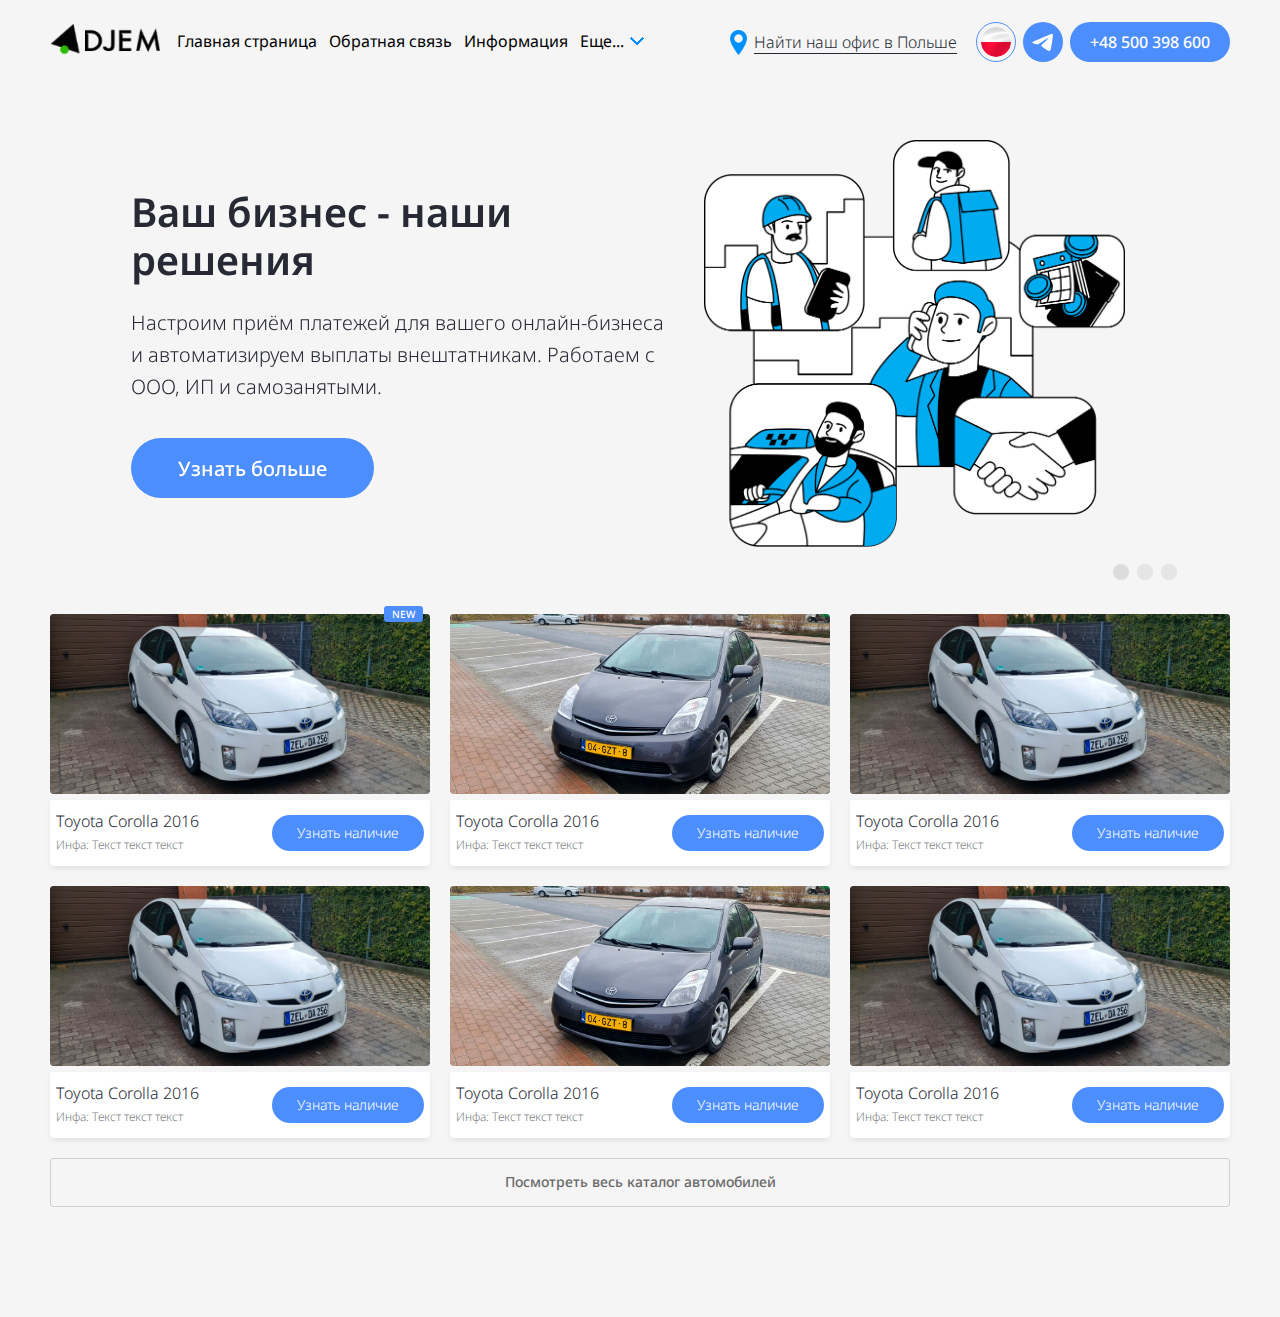
<file: index.html>
<!DOCTYPE html>
<html lang="ru">
	<head>
		<meta http-equiv="Content-Type" content="text/html; charset=utf-8">
		<!-- Switching to the latest version IE -->
		<meta http-equiv="X-UA-Compatible" content="IE=edge">

		<!-- Adapting the page for mobile devices -->
		<meta name="viewport" content="width=device-width, initial-scale=1, maximum-scale=1">

		<!-- Disable phone number recognition -->
		<meta name="format-detection" content="telephone=no">
		<meta name="SKYPE_TOOLBAR" content ="SKYPE_TOOLBAR_PARSER_COMPATIBLE">

		<!-- Page title -->
		<title>Title</title>

		<!-- Keywords for search engines -->
		<meta name="description" content="">
		<meta name="keywords" content="">

		<!-- Favicon -->
		<link rel="shortcut icon" href="images/favicon.ico">

		<!-- Fonts -->
		<link rel="preconnect" href="https://fonts.googleapis.com">
		<link rel="preconnect" href="https://fonts.gstatic.com" crossorigin>
		<link href="https://fonts.googleapis.com/css2?family=Noto+Sans:ital,wght@0,100;0,200;0,300;0,400;0,500;0,600;0,700;0,800;0,900;1,100;1,200;1,300;1,400;1,500;1,600;1,700;1,800;1,900&display=swap" rel="stylesheet">

		<!-- Styles -->
		<link rel="stylesheet" href="css/swiper-bundle.min.css">

		<link rel="stylesheet" href="css/styles.css">

		<link rel="stylesheet" href="css/response_1199.css" media="(max-width: 1199px)">
		<link rel="stylesheet" href="css/response_1024.css" media="(max-width: 1024px)">
		<link rel="stylesheet" href="css/response_767.css" media="(max-width: 767px)">
		<link rel="stylesheet" href="css/response_479.css" media="(max-width: 479px)">
	</head>

	<body>
		<div class="wrap">
			<div class="main">
				<!-- Header -->
				<header>
					<div class="cont flex">
						<div class="logo">
							<a href="/"><img src="images/logo.png" alt=""></a>
						</div>

						<div class="wrap_menu">
							<nav class="menu flex">
								<div class="item"><a href="/">Главная страница</a></div>
								<div class="item"><a href="/">Обратная связь</a></div>
								<div class="item"><a href="/">Информация</a></div>

								<div class="item item--more">
									<a href="/"><span>Еще...</span></a>

									<div class="submenu">
										<div class="item">
											<a href="/">
												Контакты
												<div>Онлайн-эквайринг для бизнеса</div>
											</a>
										</div>
											
										<div class="item">
											<a href="/">
												Обратная связь
												<div>Онлайн-эквайринг для бизнеса</div>
											</a>
										</div>
											
										<div class="item">
											<a href="/">
												Обратная связь
												<div>Онлайн-эквайринг для бизнеса</div>
											</a>
										</div>
									</div>
								</div>
							</nav>
						</div>

						<a href="/" class="link_office">
							<span>Найти наш офис в Польше</span>
						</a>

						<div class="lang_links">
							<a href="/"><img src="images/poland.png" alt=""></a>
							
							<div class="hidden_lang">
								<a href="/"><img src="images/ukraine.png" alt=""></a>
								<a href="/"><img src="images/russia.png" alt=""></a>
							</div>
						</div>

						<a href="/" class="link_tg"><img src="images/tg_logo.png" alt=""></a>

						<div class="link_btn"><a href="tel:+48500398600">+48 500 398 600</a></div>
					</div>
				</header>
				<!-- End Header -->


				<!-- Main -->
				<section class="main_slider sect-marg">
					<div class="cont">
						<!-- Slider main container -->
						<div class="swiper slider">
							<!-- Additional required wrapper -->
							<div class="swiper-wrapper">
								<!-- Slides -->
								<div class="swiper-slide slide">
									<div class="data">
										<div class="title">Ваш бизнес - наши решения</div>
										
										<div class="info">
											Настроим приём платежей для вашего онлайн-бизнеса и автоматизируем выплаты внештатникам. Работаем с ООО, ИП и самозанятыми.
										</div>

										<div class="link_btn">
											<a href="/">Узнать больше</a>
										</div>
									</div>

									<div class="img">
										<img src="images/slider_img.png" alt="">
									</div>
								</div>
								
								<div class="swiper-slide slide">
									<div class="data">
										<div class="title">Ваш бизнес - наши решения</div>
										
										<div class="info">
											Настроим приём платежей для вашего онлайн-бизнеса и автоматизируем выплаты внештатникам. Работаем с ООО, ИП и самозанятыми.
										</div>

										<div class="link_btn">
											<a href="/">Узнать больше</a>
										</div>
									</div>

									<div class="img">
										<img src="images/slider_img.png" alt="">
									</div>
								</div>
								
								<div class="swiper-slide slide">
									<div class="data">
										<div class="title">Ваш бизнес - наши решения</div>
										
										<div class="info">
											Настроим приём платежей для вашего онлайн-бизнеса и автоматизируем выплаты внештатникам. Работаем с ООО, ИП и самозанятыми.
										</div>

										<div class="link_btn">
											<a href="/">Узнать больше</a>
										</div>
									</div>

									<div class="img">
										<img src="images/slider_img.png" alt="">
									</div>
								</div>
							</div>
							<!-- If we need pagination -->
							<div class="swiper-pagination"></div>
						</div>
					</div>
				</section>
				
				<section class="catalog sect-marg">
					<div class="cont">
						<div class="grid glex">
							<div class="item">
								<div class="tag">NEW</div>

								<a href="/" class="img">
									<img data-src="images/catalog_img.jpg" class="lozad" alt="">
								</a>

								<div class="data">
									<div class="name">
										Toyota Corolla 2016
										<div>Инфа: Текст текст текст</div>
									</div>

									<div class="link_btn"><a href="/">Узнать наличие</a></div>
								</div>
							</div>
							
							<div class="item">
								<a href="/" class="img">
									<img data-src="images/catalog_img2.jpg" class="lozad" alt="">
								</a>

								<div class="data">
									<div class="name">
										Toyota Corolla 2016
										<div>Инфа: Текст текст текст</div>
									</div>

									<div class="link_btn"><a href="/">Узнать наличие</a></div>
								</div>
							</div>
							
							<div class="item">
								<a href="/" class="img">
									<img data-src="images/catalog_img3.jpg" class="lozad" alt="">
								</a>

								<div class="data">
									<div class="name">
										Toyota Corolla 2016
										<div>Инфа: Текст текст текст</div>
									</div>

									<div class="link_btn"><a href="/">Узнать наличие</a></div>
								</div>
							</div>

							<div class="item">
								<a href="/" class="img">
									<img data-src="images/catalog_img.jpg" class="lozad" alt="">
								</a>

								<div class="data">
									<div class="name">
										Toyota Corolla 2016
										<div>Инфа: Текст текст текст</div>
									</div>

									<div class="link_btn"><a href="/">Узнать наличие</a></div>
								</div>
							</div>
							
							<div class="item">
								<a href="/" class="img">
									<img data-src="images/catalog_img2.jpg" class="lozad" alt="">
								</a>

								<div class="data">
									<div class="name">
										Toyota Corolla 2016
										<div>Инфа: Текст текст текст</div>
									</div>

									<div class="link_btn"><a href="/">Узнать наличие</a></div>
								</div>
							</div>
							
							<div class="item">
								<a href="/" class="img">
									<img data-src="images/catalog_img3.jpg" class="lozad" alt="">
								</a>

								<div class="data">
									<div class="name">
										Toyota Corolla 2016
										<div>Инфа: Текст текст текст</div>
									</div>

									<div class="link_btn"><a href="/">Узнать наличие</a></div>
								</div>
							</div>
						</div>

						<a href="/" class="border_btn sect-marg">Посмотреть весь каталог автомобилей</a>
					</div>
				</section>
				<!-- End Main -->
			</div>


			<!-- Footer -->
			<footer>
				<div class="cont">

				</div>
			</footer>
			<!-- End Footer -->
		</div>

		<div class="supports_error">
			Your browser is outdated, we recommend that you update it to the latest version<br /> or use another more modern one.
		</div>

		<div class="overlay"></div>

		<div id="svg_icons"></div>


		<!-- JavaScript -->
		<script src="js/lozad.min.js"></script>
		<script src="js/swiper-bundle.min.js"></script>

		<script src="js/functions.js"></script>
		<script src="js/scripts.js"></script>
	</body>
</html>
</file>
<file: css/styles.css>
*{
    box-sizing: border-box;
    margin: 0;
    padding: 0;
}

*:before,
*:after{
    box-sizing: border-box;
}

img{
    border: none;
}

textarea{
    overflow: auto;
}

input,
textarea,
input:active,
textarea:active{
    -webkit-border-radius: 0;
            border-radius: 0;
         outline: none transparent !important;
    box-shadow: none;

    -webkit-appearance: none;
            appearance: none;
    -moz-outline: none !important;
}

input[type=submit],
button[type=submit],
input[type=reset],
button[type=reset]{
    -webkit-appearance: none;
    appearance: none;
}

:focus{
    outline: none;
}

:hover,
:active{
    -webkit-tap-highlight-color: rgba(0,0,0,0);
    -webkit-touch-callout: none;
}


::-ms-clear{
    display: none;
}



/*---------------
    Main styles
---------------*/
:root{
    --scroll_width: 17px;
    --font_family: 'Noto Sans', sans-serif;

    --btn-bg: #4d8eff;
    --btn-color: #fff;
    --btn-bg--hover: #387df6;
}


/* Работает в Firefox */
.form * {
    --scroll-bg: #b3b3b3;
    --scroll-border-color: transparent;
    scrollbar-width: thin;
    scrollbar-color: var(--scroll-bg) var(--scroll-border-color);
}

/* Работает в Chrome, Edge и Safari */
.form *::-webkit-scrollbar {
    width: 4px;
}

.form *::-webkit-scrollbar-track {
    background: var(--scroll-border-color);
}

.form *::-webkit-scrollbar-thumb {
    background-color: var(--scroll-bg);
    border-radius: 20px;
    /* border: 3px solid var(--scroll-border-color); */
    border: none;
}


.clear{
    clear: both;
}


.left{
    float: left;
}


.right{
    float: right;
}


html{
    height: 100%;

    background: #f5f5f5;

    -webkit-font-smoothing: antialiased;
    -moz-osx-font-smoothing: grayscale;
        -ms-text-size-adjust: 100%;
    -webkit-text-size-adjust: 100%;
}


body{
    color: #272a34;
    font: 18px var(--font_family);

    height: 100%;

    -webkit-tap-highlight-color: transparent;
    -webkit-touch-callout: none;
    -webkit-overflow-scrolling: touch;
    text-rendering: optimizeLegibility;
    text-decoration-skip: objects;
}

body.lock{
    overflow: hidden;
    margin-right: var(--scroll_width) !important;
}


.wrap{
    position: relative;

    display: flex;
    overflow: hidden;
    flex-direction: column;

    min-height: 100%;
}


.main{
    flex: 1 0 auto;
}


.cont{
    width: 100%;
    max-width: 1192px;
    margin: 0 auto;
    padding: 0 6px;
}


.compensate-for-scrollbar{
    margin-right: var(--scroll_width) !important;
}


.lozad{
    transition: .5s linear;

    opacity: 0;
}

.lozad.loaded{
    opacity: 1;
}


.flex{
    display: flex;

    justify-content: flex-start;
    align-items: flex-start;
    align-content: flex-start;
    flex-wrap: wrap;
}


::-webkit-input-placeholder{
    color: #272a34;
}

:-moz-placeholder{
    color: #272a34;
}

:-ms-input-placeholder{
    color: #272a34;
}


.btns{
    --margin-left: 12px;
    --margin-bottom: 20px;
    
    margin-left: calc(var(--margin-left, 0) * -1);
    margin-bottom: calc(var(--margin-bottom, 0) * -1);
    
    display: flex;
    justify-content: center;
    align-items: center;
    align-content: center;
    flex-wrap: wrap;
}

.btns > *{
    margin-top: 20px;
    
    margin-left: var(--margin-left, 0);
    margin-bottom: var(--margin-bottom, 0);
}

.btns .sep{
    font-size: 300px;
    font-size: 16px;
    line-height: 1.2;
    text-transform: uppercase;
}

.btns .link_btn > *{
    min-width: 324px;
    height: 50px;
}


.form{
    --font-size: 16px;

    --field-color: #272a34;
    --field-bg: transparent;
    --field-font-wight: 300;
    --field-shadow: none;
    --field-height: 50px;
    --field-border-width: 1px;
    --field-border-color: #d0d0d0;
    --field-border-radius: 3px;

    --label-color: #7e7f82;
}

.form-label{
    color: var(--label-color);
    font-size: 14px;
    font-weight: 300;
    line-height: normal;

    margin-bottom: 7px;
}

.form .line_flex{
    justify-content: space-between;
}

.form-line{
    margin-bottom: 8px;
}

.form .line_flex .line_form{
    width: calc(50% - 15px);
}

.form .input{
    color: var(--field-color);
    font: var(--field-font-wight) var(--font-size) var(--font_family);

    display: block;

    width: 100%;
    height: var(--field-height, 50px);
    padding: 0 16px;

    transition: .2s linear;

    border: var(--field-border-width, 1px) solid var(--field-border-color, #d0d0d0);
    background: var(--field-bg, transparent);
    box-shadow: var(--field-shadow, none);
    border-radius: var(--field-border-radius);
}

.form textarea{
    color: var(--field-color);
    font: var(--field-font-wight) var(--font-size) var(--font_family);

    display: block;

    width: 100%;
    height: 177px;
    padding: 18px 24px;

    resize: none;
    transition: .2s linear;

    border: var(--field-border-width, 1px) solid var(--field-border-color, #d0d0d0);
    border-radius: var(--field-border-radius);
    background: var(--field-bg, transparent);
    box-shadow: var(--field-shadow, none);
}

.form .success,
.form .success + .custom-select .current{
    border-color: green;
}

.form .error,
.form .error + .custom-select .current{
    border-color: red;
}


.form .input:disabled,
.form textarea:disabled,
.checkbox .label_check input[type=checkbox]:disabled + .check_text{
    cursor: default;
    pointer-events: none;

    opacity: .5;
}


.form .error_text{
    color: red;
    font-size: 12px;
    line-height: normal;

    margin-top: 6px;
}

.form .agree{
    color: #272a34;
    font-size: 12px;
    line-height: 24px;

    margin-top: 20px;
    text-align: center;
}

.form .agree a{
    color: #4d8eff;

    display: inline-block;

    transition: .2s linear;
    text-decoration: none;
    position: relative;
}

.form .agree a:after{
    content: '';
    width: 100%;
    height: 1px;
    position: absolute;
    left: 0;
    bottom: 4px;
    background: currentColor;
}

.form .agree a:hover{
    color: #111;
}

.form-message{
    margin-bottom: 9px;
    padding: 13px 16px;
    border-radius: 3px;
    background-color: rgb(77, 142, 255);
    color: #fff;
    font-size: 14px;
    line-height: 24px;
    font-weight: 300;
}

.custom-select{
    display: block;
    width: 100%;
}

.custom-select select{
    display: none !important;
}

.custom-select__box{
    color: #4d8eff;
    -webkit-tap-highlight-color: transparent;
    background-color: var(--field-bg, #fff);
    border-radius: var(--field-border-radius, 5px);
    border: solid var(--field-border-width, 1px) var(--field-border-color, #e0e7ee);
    box-sizing: border-box;
    cursor: pointer;
    display: block;
    float: left;
    font-family: var(--font_family);
    font-size: var(--font-size, 14px);
    font-weight: 500;
    height: var(--field-height, 42px);
    line-height: calc(var(--field-height, 42px) - var(--field-border-width, 2px) * 2);
    outline: none;
    padding-left: 16px;
    padding-right: 35px;
    position: relative;
    text-align: left;
    -webkit-transition: all 0.2s ease-in-out;
    transition: all 0.2s ease-in-out;
    -webkit-user-select: none;
    -moz-user-select: none;
    -ms-user-select: none;
    user-select: none;
    white-space: nowrap;
    width: 100%;
}

.custom-select__box:after{
    border-bottom: 2px solid #90a1b5;
    border-right: 2px solid #90a1b5;
    content: '';
    display: block;
    height: 5px;
    margin-top: -4px;
    pointer-events: none;
    position: absolute;
    right: 12px;
    top: 50%;
    -webkit-transform-origin: 66% 66%;
    -ms-transform-origin: 66% 66%;
    transform-origin: 66% 66%;
    -webkit-transform: rotate(45deg);
    -ms-transform: rotate(45deg);
    transform: rotate(45deg);
    -webkit-transition: all 0.15s ease-in-out;
    transition: all 0.15s ease-in-out;
    width: 5px;
}

.custom-select__box.open:after{
    -webkit-transform: rotate(-135deg);
    -ms-transform: rotate(-135deg);
    transform: rotate(-135deg);
}

.custom-select--city .custom-select__box:after,
.custom-select--city .custom-select__box.open:after{
    border: none;
    background: url('../images/ic-marker.png') 0 0 no-repeat;
    width: 17px;
    height: 25px;
    transform: none;
    transform-origin: none;
    margin-top: -12px;
    right: 14px;
}

.custom-select__box .list{
    color: #272a34;
    background-color: #fff;
    border-radius: var(--field-border-radius, 5px);
    box-shadow: 0px 3px 5px 0px rgba(0, 0, 0, 0.07);
    box-sizing: border-box;
    margin-top: 2px;
    opacity: 0;
    overflow: hidden;
    padding: 0;
    pointer-events: none;
    position: absolute;
    padding: 5px 0;
    top: 100%;
    left: -1px;
    right: -1px;
    -webkit-transform-origin: 50% 0;
    -ms-transform-origin: 50% 0;
    transform-origin: 50% 0;
    -webkit-transform: scale(0.75) translateY(-21px);
    -ms-transform: scale(0.75) translateY(-21px);
    transform: scale(0.75) translateY(-21px);
    -webkit-transition: all 0.2s cubic-bezier(0.5, 0, 0, 1.25), opacity 0.15s ease-out;
    transition: all 0.2s cubic-bezier(0.5, 0, 0, 1.25), opacity 0.15s ease-out;
    z-index: 9;
}
  

.custom-select__box.open .list{
    opacity: 1;
    pointer-events: auto;
    -webkit-transform: scale(1) translateY(0);
    -ms-transform: scale(1) translateY(0);
    transform: scale(1) translateY(0);
}

.custom-select__box.open .list.scroll{
    overflow-y: scroll;
    max-height: 400px;
}

.custom-select__box .list .option{
    cursor: pointer;
    font-weight: 500;
    line-height: 32px;
    list-style: none;
    min-height: 40px;
    outline: none;
    padding: 4px 15px;
    text-align: left;
    -webkit-transition: color 0.2s;
    transition: color 0.2s;
}

.custom-select__box .list .option span{
    border-bottom: 1px solid transparent;
    transition: border-color .2s linear;
}

.custom-select__box .list .option.selected{
    color: #4d8eff;
}

.custom-select__box .list .option.selected span{
    border-color: currentColor;
}

.custom-select__box .list .option:hover{
    color: #4d8eff;
}

.custom-select__box .list .option.disabled {
    color: #90a1b5;
    cursor: default;
}


.text_block{
    font-weight: 300;
    font-size: 16px;
    line-height: 24px;
}

.text_block b{
    font-weight: 500;
}

.text_block > :last-child{
    margin-bottom: 0 !important;
}

.text_block h1,
.text_block > .title{
    color: currentColor;
    font-family: var(--font_family);
    font-size: 30px;
    font-weight: 300;
    line-height: var(--line_height_title);

    margin-bottom: 20px;
}

.page_title{
    color: currentColor;
    font-family: var(--font_family);
    font-size: 24px;
    line-height: 32px;
    font-weight: 300;
    padding: 0 40px;
}

.text_block ul,
.text_block ol,
.text_block p{
    margin-bottom: 24px;
}

.text_block img{
    display: block;

    max-width: 100%;
    margin-bottom: 24px;
    border-radius: 3px;
}

.text_block img.left{
    width: calc(50% - 30px);
    margin-right: 30px;
}

.text_block img.right{
    width: calc(50% - 30px);
    margin-left: 30px;
}

.text_block ul li{
    position: relative;

    display: block;

    list-style-type: none;

    text-indent: 16px;
}

.text_block ul li:before{
    position: absolute;
    top: 10px;
    left: 0;

    width: 6px;
    height: 6px;

    content: '';

    border-radius: 50%;
    background: currentColor;
}

.text_block ol{
    counter-reset: li;
}

.text_block ol li{
    position: relative;

    display: block;

    list-style-type: none;
}

.text_block ol li:before{
    color: currentColor;

    display: inline;

    content: counter(li)'.';
    counter-increment: li;
    margin-right: 3px;
}

.text_block ol li + li{
    margin-top: 8px;
}

.text_block a{
    color: #4d8eff;

    transition: .2s linear;
    text-decoration: none;

    border-bottom: 1px solid;
}

.text_block a:hover{
    color: #387df6;
}


.breadcrumbs{
    color: var(--color2);
    line-height: normal;

    margin-top: 8px;
}

.breadcrumbs a{
    color: var(--color2);

    transition: .2s linear;
    text-decoration: none;
}

.breadcrumbs a:hover{
    color: var(--color3);
}

.breadcrumbs .sep{
    display: inline-block;

    margin: 0 4px;

    vertical-align: middle;
}

.breadcrumbs .sep svg{
    display: block;

    width: 8px;
    height: 8px;

    fill: var(--color2);
}


.supports_error{
    font-family: 'Noto Sans', sans-serif;
    font-size: 20px;
    line-height: 30px;

    position: fixed;
    z-index: 10000;
    top: 0;
    left: 0;

    display: none;

    width: 100%;
    height: 100%;
    padding: 20px;

    text-align: center;

    background: #fff;

    justify-content: center;
    align-items: center;
    align-content: center;
    flex-wrap: wrap;
}

.supports_error.show{
    display: flex;
}


.main_title{
    font-size: 30px;
    font-weight: 700;
    line-height: 1.2;
}

.main_title.center{
    text-align: center;
}


.page_content{
    padding-bottom: 20px;
}

.page_content.sect-marg{
    margin-top: 10px;
}


.link_btn > *{
    font-size: 16px;
    height: 46px;
    padding: 0 30px;
    display: flex;
    justify-content: center;
    align-items: center;
    align-content: center;
    border-radius: 50px;
    background: var(--btn-bg);
    color: var(--btn-color);
    transition: .2s linear;
    text-decoration: none;
    cursor: pointer;
    font-family: var(--font_family);
    border: none;
}

.link_btn > *:hover{
    background: var(--btn-bg--hover);
}

.link_btn--purple > *{
    background: #968fff;
}

.link_btn--purple > *:hover{
    background: #7f77f9;
}

.link_btn--orange > *{
    background: #ff930c;
}

.link_btn--orange > *:hover{
    background: #ff8200;
}

.link_btn--blue > *{
    background: #5865f2;
}

.link_btn--blue > *:hover{
    background: #4251f7;
}

.link_btn--outlined > *{
    background: none;
    border: 1px solid #d0d0d0;
    padding: 0 32px;
    color: #000;
}

.link_btn--outlined > *:hover{
    background: none;
    border-color: #acacac;
}


.sect-marg{
    margin-top: 20px;
}


.main-title{
    font-size: 30px;
    font-weight: 500;
    line-height: 1.2;
}

.main-title--center{
    text-align: center;
}

.subtitle{
    font-size: 16px;
    font-weight: 500;
}

* + .subtitle{
    margin-top: 7px;
}

.subtitle--center{
    text-align: center;
}


.simple-rating__items {
    display: flex;
    justify-content: center;
    align-items: flex-start;
    align-content: flex-start;
}

.simple-rating__item {
    width: 24px;
    cursor: pointer;
    padding-right: 6px;
    text-decoration: none;
}

.simple-rating__item:last-child{
    padding-right: 0;
}

.simple-rating__item input {
    display: none;
}

.simple-rating__item svg{
    display: block;
    width: 100%;
    color: #d1d1d2;
    transition: .2s linear;
}

.simple-rating__item.hover svg,
.simple-rating__item.active svg{
    color: #77a9ff;
}


.pagination{
    display: flex;
    justify-content: center;
    align-items: center;
    align-content: center;
    flex-wrap: wrap;
}

.pagination.sect-marg{
    margin-top: 30px;
}

.pagination a{
    text-decoration: none;
    transition: .2s linear;
    border: 1px solid #d0d0d0;
    border-radius: 3px;
    width: 30px;
    height: 30px;
    display: flex;
    justify-content: center;
    align-items: center;
    align-content: center;
    padding: 5px;
    font-size: 14px;
    color: #929396;
}

.pagination a + a{
    margin-left: 5px;
}

.pagination a:hover{
    border-color: #72a2f6;
    background: #72a2f6;
    color: #fff;
}

.pagination a.active{
    border-color: #4d8eff;
    background: #4d8eff;
    color: #fff;
}

/*---------------
    Slider controls
---------------*/
.swiper{
    --swiper-pagination-color: #dcdcdc;
    --swiper-pagination-bullet-size: 16px;
    --swiper-pagination-bullet-inactive-color: #e5e5e5;
    --swiper-pagination-bullet-inactive-opacity: 1;
    --swiper-pagination-bullet-opacity: 1;
    --swiper-pagination-bullet-horizontal-gap: 4px;
    --swiper-pagination-bottom: 14px;
}

.swiper-pagination{
    text-align: right;
    height: 19px;
}

.swiper-pagination-bullet{
    transition: .2s linear;
    line-height: 16px;
}

/*---------------
   Header
---------------*/
header{
    position: relative;
    z-index: 50;
}

header .cont{
    height: 84px;
    padding-top: 15px;
    padding-bottom: 15px;
    align-items: center;
    align-content: center;
    justify-content: space-between;
}

header .cont > * + *{
    margin-left: 7px;
}

header .logo{
    width: 110px;
    margin-right: 10px;
}

header .logo a{
    display: inline-block;
}

header .logo img{
    display: block;
    max-width: 100%;
}

header .logo-mob{
    width: 25px;
    display: none;
    margin-right: auto;
    justify-content: center;
    align-items: center;
    align-content: center;
}

header .logo-mob a{
    display: inline-block;
}

header .logo-mob img{
    display: block;
    max-width: 100%;
}

header .wrap_menu{
    margin-right: auto;
}

header .wrap_menu .link_btn{
    display: none;
}

header .menu{}

header .menu .item{
    font-size: 16px;
    line-height: 1.2;
    color: #000;
}

header .menu > .item + .item{
    margin-left: 12px;
}

header .menu > .item > a{
    transition: .2s linear;
    text-decoration: none;
    position: relative;
    color: #000;
}

header .menu > .item > a:hover,
header .menu > .item--more:hover > a{
    color: #4d8eff;
}


header .menu .item--more{
    position: relative;
}

header .menu .item--more > a{
    padding-right: 20px;
    transition: .2s linear color;
}

header .menu .item > a > span{
    border-bottom: 1px solid transparent;
    transition: .2s linear border-color;
}

header .menu .item:hover > a span{
    border-color: #4d8eff;
}

header .menu .item--more > a:before{
    content: '';
    width: 14px;
    height: 8px;
    position: absolute;
    right: 0;
    top: 50%;
    margin-top: -4px;
    background: url('../images/arrow-down.png') 0 0 no-repeat;
    transition: .2s linear;
}

header .menu .item--more:hover > a:before,
header .menu .item--more.opened > a:before{
    transform: rotate(-180deg);
}

header .menu .item .submenu{
    position: absolute;
    top: calc(100% + 20px);
    left: 0;
    width: 350px;
    padding: 0 16px;
    background-color: rgb(255, 255, 255);
    box-shadow: 0px 3px 5px 0px rgba(0, 0, 0, 0.07);
    border-radius: 10px;
    transition: .2s linear;
    visibility: hidden;
    opacity: 0;
}  

header .menu .item:hover .submenu{
    opacity: 1;
    visibility: visible;
}

header .menu .item .submenu:before{
    content: '';
    width: 100%;
    height: 20px;
    position: absolute;
    top: -20px;
    left: 0;
}

header .menu .item .submenu .item + .item{
    border-top: 1px solid #dfdfdf;
}

header .menu .item .submenu .item a{
    padding: 20px 12px;
    padding-right: 25px;
    display: block;
    text-decoration: none;
    font-size: 16px;
    color: #272a34;
    transition: .2s linear;
    position: relative;
}

header .menu .item .submenu .item a:hover{
    color: #4d8eff;
}

header .menu .item .submenu .item a div{
    font-size: 12px;
    font-weight: 300;
    color: #848484;
    margin-top: 2px;
}

header .menu .item .submenu .item a:after{
    content: '';
    width: 14px;
    height: 14px;
    border-top: 2px solid #b4b4b4;
    border-right: 2px solid #b4b4b4;
    position: absolute;
    right: 10px;
    top: 50%;
    margin-top: -7px;
    transform: rotate(45deg);
    transition: .2s linear;
}

header .menu .item .submenu .item a:hover:after{
    border-color: #4d8eff;
}

header .link_office{
    font-size: 16px;
    font-weight: 300;
    position: relative;
    text-decoration: none;
    padding-left: 24px;
    color: #272a34;
    transition: .2s linear;
    margin-right: 12px;
}

header .link_office:before{
    content: '';
    width: 17px;
    height: 25px;
    position: absolute;
    left: 0;
    top: 50%;
    margin-top: -12px;
    background: url('../images/ic-marker.png') 0 0 no-repeat;
}

header .link_office:hover{
    color: #4d8eff;
}

header .link_office span{
    border-bottom: 1px solid currentColor;
}

header .lang_links{
    position: relative;
}

header .lang_links a{
    width: 40px;
    height: 40px;
    padding: 4px;
    border-radius: 50%;
    display: block;
    text-decoration: none;
    position: relative;
    border: 1px solid #4d8eff;
    transition: .2s linear;
    cursor: pointer;
}

header .lang_links a img{
    display: block;
    width: 100%;
    height: 100%;
    border-radius: 50%;
    max-width: 100%;
    max-height: 100%;
}

header .lang_links .hidden_lang{
    opacity: 0;
    visibility: hidden;
    position: absolute;
    transition: .2s linear;
    top: 100%;
    padding-top: 3px;
    left: 50%;
    transform: translateX(-50%);
}

header .lang_links:hover .hidden_lang{
    opacity: 1;
    visibility: visible;
}

header .lang_links .hidden_lang a{
    border-color: transparent;
}

header .lang_links .hidden_lang a:hover{
    border-color: #4d8eff;
}

header .link_tg{
    width: 40px;
    height: 40px;
    border-radius: 50%;
    display: flex;
    justify-content: center;
    align-items: center;
    align-content: center;
    padding: 5px;
    transition: .2s linear;
    background: var(--btn-bg);
    color: var(--btn-color);
}

header .link_tg img{
    display: block;
    max-width: 100%;
    max-height: 100%;
    margin-left: -2px;
}

header .link_tg:hover{
    background: var(--btn-bg--hover);
}

header .link_btn a{
    font-size: 16px;
    height: 40px;
    padding: 0 20px;
    font-weight: 500;
}

header .link-office-menu {
    position: relative;
    text-decoration: none;
    padding: 13px 56px;
    border-radius: 3px;
    background: #f1f6ff;
    font-size: 16px;
    line-height: 24px;
    color: #272a34;
    transition: .2s linear;
    display: none;
}

header .link-office-menu:before{
    content: '';
    width: 14px;
    height: 20px;
    position: absolute;
    left: 20px;
    top: 50%;
    margin-top: -12px;
    background: url('../images/ic-marker.png') 0 0 no-repeat;
    background-size: contain;
}

header .link-office-menu:after{
    content: '';
    width: 14px;
    height: 14px;
    border-top: 2px solid #4d8eff;
    border-right: 2px solid #4d8eff;
    position: absolute;
    right: 14px;
    top: 50%;
    margin-top: -7px;
    transform: rotate(45deg);
    transition: .2s linear;
}

header .link-office-menu:hover:after{
    right: 10px;
}

header .link-office-menu__small-text {
    display: block;
    font-size: 300px;
    font-size: 14px;
    color: #848484;
}

.mob_menu_link{
    position: relative;
    z-index: 70;

    display: none;

    width: 24px;
    height: 20px;
    margin-left: 15px;
    margin-right: 15px;
    padding: 2px;

    cursor: pointer;
    transition: .2s linear;
    background: none;
    border: none;
}

header .cont .mob_menu_link{
    margin-left: 15px;
}

.mob_menu_link span{
    position: relative;

    display: block;

    width: 100%;
    height: 2px;

    transition: .2s linear;

    background: #4d8eff;
}

.mob_menu_link span + span{
    margin-top: 5px;
}

.mob_menu_link.active span:nth-child(2){
    opacity: 0;
}

.mob_menu_link.active span:nth-child(1){
    top: 7px;

    -webkit-transform: rotate(45deg);
        -ms-transform: rotate(45deg);
            transform: rotate(45deg);
}

.mob_menu_link.active span:nth-child(3){
    top: -7px;

    width: 100%;

    -webkit-transform: rotate(-45deg);
        -ms-transform: rotate(-45deg);
            transform: rotate(-45deg);

    opacity: 1;
}


/*---------------
   Main section
---------------*/
.main_slider{}

.main_slider .cont{
    max-width: 1094px;
}

.main_slider .slide{
    display: flex;
    justify-content: space-between;
    align-items: center;
    align-content: center;
    flex-wrap: wrap;
    padding: 36px 56px 47px 32px;    
}

.main_slider .slide .data{
    width: 55%;
}

.main_slider .slide .title{
    font-size: 40px;
    line-height: 1.2;
    font-weight: 600;
}

.main_slider .slide .info{
    line-height: 1.6;
    font-size: 20px;
    font-weight: 300;
    margin-top: 23px;
}

.main_slider .slide .link_btn{
    margin-top: 35px;
}

.main_slider .slide .link_btn a{
    display: inline-flex;
    padding: 0 47px;
    height: 60px;
    font-size: 20px;
    font-weight: 500;
}

.main_slider .slide .img{
    width: calc(45% - 26px);
}

.main_slider .slide .img img{
    display: block;
    max-width: 100%;
    max-height: 100%;
}


.catalog{}

.catalog .grid{
    --margin-left: 20px;
    --margin-bottom: 20px;
    --items: 3;
    
    margin-left: calc(var(--margin-left, 0) * -1);
    margin-bottom: calc(var(--margin-bottom, 0) * -1);

    display: flex;
    justify-content: flex-start;
    align-items: stretch;
    align-content: stretch;
    flex-wrap: wrap;
}

.catalog .item{
    margin-left: var(--margin-left, 0);
    margin-bottom: var(--margin-bottom, 0);
    width: calc(100% / var(--items, 1) - var(--margin-left, 0));

    position: relative;

    display: flex;
    justify-content: flex-start;
    align-items: stretch;
    align-content: stretch;
    flex-direction: column;
}

.catalog .item .tag{
    position: absolute;
    right: 7px;
    top: -8px;
    z-index: 5;
    max-width: calc(100% - 16px);
    padding: 1px 8px;
    border-radius: 3px;
    background: #4d8eff;
    font-size: 10px;
    font-weight: 500;
    color: #fff;
}

.catalog .item .img{
    display: block;
    width: 100%;
    position: relative;
    padding-bottom: 47.4%;
    overflow: hidden;
    border-radius: 3px;
    flex-shrink: 0;
}

.catalog .item .img img{
    position: absolute;
    left: 0;
    top: 0;
    width: 100%;
    height: 100%;
    min-width: 10px;
    min-height: 10px;
    object-fit: cover;
    object-position: 50% 50%;
    border-radius: 3px;
    transition: .2s linear;
}

.catalog .item .img:hover img{
    transform: scale(1.1);
}

.catalog .item .data{
    flex-grow: 1;
    margin-top: 6px;
    border-radius: 3px;
    padding: 9px 6px;
    display: flex;
    justify-content: space-between;
    align-items: center;
    align-content: center;
    flex-wrap: wrap;
    box-shadow: 0px 3px 5px 0px rgba(0, 0, 0, 0.07);
    background: #fff;
}  

.catalog .item .data .name{
    width: calc(100% - 167px);
    font-size: 16px;
    line-height: 24px;
    font-weight: 300;
}

.catalog .item .data .name div{
    font-size: 12px;
    color: #7e7f82;
}

.catalog .item .data .link_btn{
    width: 152px;
}

.catalog .item .data .link_btn a{
    padding: 0 15px;
    font-size: 14px;
    height: 36px;
    font-weight: 300;
}


.border_btn{
    text-decoration: none;
    font-size: 14px;
    line-height: 1.2;
    font-weight: 500;
    text-align: center;
    padding: 15px;
    color: #6a6a6a;
    border: 1px solid #d0d0d0;
    border-radius: 3px;
    transition: .2s linear;
    display: block;
}

.border_btn:hover{
    border-color: #acacac;
    color: #4f4f4f;
}


.block_banner{}

.block_banner .box{
    padding: 25px 44px;
    position: relative;
    padding-right: 410px;
    background-color: rgb(255, 255, 255);
    box-shadow: 0px 3px 5px 0px rgba(0, 0, 0, 0.07);
    border-radius: 10px;
    min-height: 215px;
}

.block_banner .box .data{
    max-width: 600px;
}

.block_banner .title{
    font-weight: 600;
    font-size: 28px;
    color: #272a34;
    line-height: 1.1;
}

.block_banner * + .text{
    margin-top: 15px;
}

.block_banner .text{
    line-height: 1.5;
    font-size: 16px;
    font-weight: 300;
    max-width: 475px;
}

.block_banner * + .link_btn{
    margin-top: 30px;
}

.block_banner .link_btn a{
    display: inline-flex;
    padding: 0 70px;
}

.block_banner .box .img{
    position: absolute;
    width: 365px;
    right: 30px;
    top: 17px;
}

.block_banner .img img{
    display: block;
    width: 100%;
    max-width: 100%;
}


.news{}

.news .grid{
    --margin-left: 20px;
    --margin-bottom: 20px;
    --items: 2;
    
    margin-left: calc(var(--margin-left, 0) * -1);
    margin-bottom: calc(var(--margin-bottom, 0) * -1);

    display: flex;
    justify-content: flex-start;
    align-items: stretch;
    align-content: stretch;
    flex-wrap: wrap;
}

.news-item{
    margin-left: var(--margin-left, 0);
    margin-bottom: var(--margin-bottom, 0);
    width: calc(100% / var(--items, 1) - var(--margin-left, 0));
    padding: 47px 45px;
    padding-right: 240px;
    border-radius: 10px;
    background-color: rgb(255, 255, 255);
    box-shadow: 0px 3px 5px 0px rgba(0, 0, 0, 0.07);
    position: relative;
    min-height: 308px;
}  

.news-item__data{
    position: relative;
    z-index: 5;
}

.news-item__title{
    font-size: 28px;
    color: #000;
    line-height: 1.1;
}

* + .news-item__text{
    margin-top: 20px;
}

.news-item__text{
    margin-top: 20px;
    font-size: 16px;
    font-weight: 300;
    line-height: 1.5;
    max-width: 230px;
}

* + .news-item__btn{
    margin-top: 23px;
}

.news-item__btn a{
    display: inline-flex;
}

.news-item__img{
    position: absolute;
    top: 0;
    right: 45px;
    width: 214px;
    height: 100%;
    padding: 15px 0;
    display: flex;
    justify-content: center;
    align-items: center;
    align-content: center;
    flex-direction: column;
}

.news-item__img img{
    display: block;
    max-width: 100%;
    max-height: 100%;
}


.promotions{}

.promotions .grid{
    --margin-left: 20px;
    --margin-bottom: 20px;
    --items: 4;
    
    margin-left: calc(var(--margin-left, 0) * -1);
    margin-bottom: calc(var(--margin-bottom, 0) * -1);
}

.promotion-item{
    margin-left: var(--margin-left, 0);
    margin-bottom: var(--margin-bottom, 0);
    width: calc(100% / var(--items, 1) - var(--margin-left, 0));
    
    position: relative;
    border-radius: 10px;
    background-color: rgb(255, 255, 255);
    box-shadow: 0px 3px 5px 0px rgba(0, 0, 0, 0.07);
    padding: 17px 20px 20px;
    text-align: center;
}

.promotion-item__bonus{
    position: absolute;
    right: 11px;
    top: -7px;
    max-width: calc(100% - 22px);
    border-radius: 3px;
    background-color: #ca0f0f;
    padding: 2px 6px;
    font-size: 10px;
    line-height: 1.2;
    color: #fff;
    font-weight: 500;
}

.promotion-item__logo{
    height: 68px;
    display: flex;
    justify-content: center;
    align-items: center;
    align-content: center;
}

.promotion-item__logo a{
    max-width: 100%;
    height: 100%;
    display: inline-flex;
    justify-content: center;
    align-items: center;
    align-content: center;
}

.promotion-item__logo img{
    display: block;
    max-width: 100%;
    max-height: 100%;
    transition: .2s linear;
}

.promotion-item__logo a:hover img{
    transform: translateY(-4px);
}

* + .promotion-item__title{
    margin-top: 20px;
}

.promotion-item__title{
    font-weight: 500;
    font-size: 18px;
    line-height: 1.4;
}

.promotion-item__title a{
    text-decoration: none;
    transition: .2s linear;
    border-bottom: 1px solid transparent;
    color: currentColor;
}

.promotion-item__title a:hover{
    border-color: currentColor;
}

* + .promotion-item__desc{
    margin-top: 10px;
}

.promotion-item__desc{
    font-size: 14px;
    line-height: 1.5;
    font-weight: 300;
}


.sect_form{
    margin-top: 50px;
}

.sect_form .cont{
    max-width: 772px;
}

.sect_form .form{
    margin-top: 15px;
}


.sect_map{
    margin-top: 50px;
}

.sect_map .map{
    display: block;
    width: 100%;
    height: 213px;
    position: relative;
    box-shadow: 0px 3px 5px 0px rgba(0, 0, 0, 0.07);
}


.cities .grid{
    --margin-left: 20px;
    --margin-bottom: 20px;
    --items: 4;
    
    margin-left: calc(var(--margin-left, 0) * -1);
    margin-bottom: calc(var(--margin-bottom, 0) * -1);
    
    display: flex;
    justify-content: flex-start;
    align-items: stretch;
    align-content: stretch;
    flex-wrap: wrap;
}

.cities-item{
    margin-left: var(--margin-left, 0);
    margin-bottom: var(--margin-bottom, 0);
    width: calc(100% / var(--items, 1) - var(--margin-left, 0));

    display: flex;
    justify-content: flex-start;
    align-items: center;
    align-content: center;
    font-family: var(--font_family);
    font-size: 16px;
    font-weight: 500;
    color: #4d8eff;
    padding: 8px 13px;
    text-decoration: none;
    cursor: pointer;
    border: none;
    border-radius: 3px;
    background-color: rgb(255, 255, 255);
}

.cities-item .icon{
    width: 17px;
    height: 25px;
    display: flex;
    justify-content: center;
    align-items: center;
    align-content: center;
    color: currentColor;
    transition: .2s linear;
    margin-right: 13px;
    flex-shrink: 0;
}

.cities-item .icon svg{
    display: block;
    max-width: 100%;
    max-height: 100%;
}

.cities-item:hover{
    color: #387df6;
}

.cities-item--disabled{
    color: #818181;
}

.cities-item--disabled:hover{
    color: #6a6a6a;
}


.reviews .slider {
    margin: -10px;
    padding: 10px;
}

.review {
    position: relative;
    padding: 20px 13px;
    border-radius: 10px;
    background-color: rgb(255, 255, 255);
    box-shadow: 0px 3px 5px 0px rgba(0, 0, 0, 0.07);
}

.review__tag {
    position: absolute;
    right: 12px;
    top: -7px;
    max-width: calc(100% - 24px);
    font-size: 10px;
    line-height: 1.2;
    padding: 2px 7px;
    font-size: 10px;
    color: #fff;
    font-weight: 600;
    text-transform: uppercase;
    border-radius: 3px;
    background: #86ca0f;
}

.review .photo {
    width: 64px;
    height: 64px;
    border-radius: 3px;
    position: relative;
    margin: 0 auto;
}

.review .photo img{
    position: absolute;
    left: 0;
    top: 0;
    width: 100%;
    height: 100%;
    min-width: 10px;
    min-height: 10px;
    object-fit: cover;
    object-position: 50% 50%;
    border-radius: 3px;
}

.review * + .name {
    margin-top: 10px;
}

.review .name {
    text-align: center;
    color: #86ca0f;
    font-size: 16px;
    line-height: 1.2;
    font-weight: 500;
}

.review .small_info {
    font-size: 12px;
    line-height: 1.2;
    margin-top: 5px;
    text-align: center;
    font-weight: 300;
    color: #7e7f82;
}

.review .text {
    margin-top: 12px;
    font-size: 14px;
    line-height: 18px;
    font-weight: 300;
}

.review .simple-rating{
    margin-top: 20px;
}


.accordion .item{
    border-top: 1px solid #dfdfdf;
    cursor: pointer;
}

.accordion .item:last-child{
    border-bottom: 1px solid #dfdfdf;
}

.accordion .item .title{
    padding: 20px 0;
    padding-right: 50px;
    position: relative;
    font-size: 20px;
    line-height: 1.2;
    font-weight: 500;
    transition: .2s linear;
}

.accordion .item.active .title{
    color: #4d8eff;
}

.accordion .item .title .icon{
    position: absolute;
    width: 24px;
    height: 24px;
    top: 50%;
    margin-top: -12px;
    right: 14px;
    transition: .2s linear;
}

.accordion .item .title .icon:before{
    content: '';
    width: 2px;
    height: 100%;
    background: #979797;
    position: absolute;
    left: 50%;
    top: 50%;
    transform: translate(-50%, -50%);
}

.accordion .item .title .icon:after{
    content: '';
    width: 100%;
    height: 2px;
    background: #979797;
    position: absolute;
    left: 50%;
    top: 50%;
    transform: translate(-50%, -50%);
}

.accordion .item.active .title .icon{
    transform: rotate(45deg);
}

.accordion .item .data{
    transition: height .3s ease;
    overflow  : hidden;
}

.accordion .item:not(.active) .data{
    display: none;
}

.accordion .item .text_block{
    padding-bottom: 20px;
}


.faq .btns{
    margin-top: 80px;
}


.contacts__grid {
    --margin-left: 20px;
    --margin-bottom: 20px;
    --items: 2;
    
    margin-left: calc(var(--margin-left, 0) * -1);
    margin-bottom: calc(var(--margin-bottom, 0) * -1);
}

.contacts-item {
    margin-left: var(--margin-left, 0);
    margin-bottom: var(--margin-bottom, 0);
    width: calc(100% / var(--items, 1) - var(--margin-left, 0));

    padding: 8px 8px 20px;
    border-radius: 10px;
    background-color: rgb(255, 255, 255);
    box-shadow: 0px 3px 5px 0px rgba(0, 0, 0, 0.07);
}

.contacts-item--wide{
    display: flex;
    justify-content: space-between;
    align-items: stretch;
    flex-wrap: wrap;
    width: calc(100% - var(--margin-left, 0));
    padding: 0;
    border-radius: 0;
    background: transparent;
    box-shadow: none;
}

.contacts-item--wide > *{
    width: 50%;
    width: calc(100% / var(--items, 1) - var(--margin-left, 0) / 2);
}

.contacts-item__map {
    height: 194px;
    border-radius: 3px;
    overflow: hidden;
}

.contacts-item--wide .contacts-item__map {
    height: auto;
}

.contacts-item--wide .contacts-item__data {
    padding: 8px 8px 20px;
    border-radius: 10px;
    background-color: rgb(255, 255, 255);
    box-shadow: 0px 3px 5px 0px rgba(0, 0, 0, 0.07);
}

.contacts-item .link-office-menu {
    position: relative;
    text-decoration: none;
    padding: 13px 56px;
    padding-right: 15px;
    border-radius: 3px;
    background: #f1f6ff;
    font-size: 16px;
    line-height: 24px;
    color: #4d8eff;
    font-weight: 500;
    transition: .2s linear;
    display: block;
    margin-bottom: 10px;
}

.contacts-item .link-office-menu:before{
    content: '';
    width: 14px;
    height: 20px;
    position: absolute;
    left: 20px;
    top: 50%;
    margin-top: -12px;
    background: url('../images/ic-marker.png') 0 0 no-repeat;
    background-size: contain;
}

.contacts-item .link-office-menu__small-text {
    display: block;
    font-weight: 300;
    color: #848484;
}

.contacts-item .text_block {
    padding: 0 8px;
}

.contacts-item .btns {
    --margin-left: 16px;
    justify-content: space-between;
    margin-left: 0;
    padding: 0 16px;
}

.contacts-item .btns > *{
    width: calc(50% - var(--margin-left) / 2);
    margin-left: 0;
}

.contacts-item .btns .link_btn > * {
    min-width: 1px;
    width: 100%;
    height: 40px;
    font-size: 14px;
    padding: 0 15px;
}

.contacts-item .link_btn--blue > * {
    background: #4d8eff;
}

.contacts-item .link_btn--blue > *:hover {
    background: #387df6;
}


.news-page__box {
    padding: 30px 40px;
    border-radius: 10px;
    background-color: rgb(255, 255, 255);
    box-shadow: 0px 3px 5px 0px rgba(0, 0, 0, 0.07);
}  

.news-page-item + .news-page-item {
    margin-top: 20px;
}

.news-page-item__head {
    display: flex;
    justify-content: space-between;
    align-items: center;
    align-content: center;
    flex-wrap: wrap;

    --margin-left: 30px;
    --margin-bottom: 20px;
    
    margin-left: calc(var(--margin-left, 0) * -1);
    margin-bottom: calc(var(--margin-bottom, 0) * -1);
}

.news-page-item__head > *{
    margin-left: var(--margin-left, 0);
    margin-bottom: var(--margin-bottom, 0);
}

.news-page-item__title {
    font-size: 24px;
    line-height: 32px;
    font-weight: 400;
}

.news-page-item__title a{
    text-decoration: none;
    transition: .2s linear;
    color: currentColor;
    border-bottom: 1px solid transparent;
}

.news-page-item__title a:hover{
    border-color: currentColor;
    color: #4d8eff;
}

.news-page-item__date {
    font-weight: 300;
    font-size: 12px;
    color: #7e7f82;
}

.news-page-item__img {
    border-radius: 3px;
    position: relative;
    display: block;
    width: 100%;
    padding-bottom: 20.6%;
    margin-top: 20px;
}

.news-page-item__img img{
    border-radius: 3px;
    position: absolute;
    left: 0;
    top: 0;
    width: 100%;
    height: 100%;
    min-width: 10px;
    min-height: 10px;
    object-fit: cover;
    object-position: 50% 50%;
}

.news-page-item__text {
    font-size: 14px;
    margin-top: 20px;
}

/*---------------
   Footer
---------------*/
footer{
    flex: 0 0 auto;
    margin-top: 80px;
    font-size: 14px;
    font-weight: 300;
    padding-bottom: 30px;
}

footer .cont{
    justify-content: space-between;
    align-items: center;
    align-content: center;
}

footer .cont > *{
    width: calc(50% - 30px);
}

footer .cont .col_r{
    max-width: 440px;
}

footer .phone{
    margin-top: 5px;
    font-weight: 500;
    font-size: 24px;
}

footer .phone a{
    text-decoration: none;
    transition: .2s linear;
    color: currentColor;
}

footer .phone a:hover{
    color: #4d8eff;
}

footer .menu{
    --margin-left: 15px;
    --margin-bottom: 10px;
    --items: 2;
    
    margin-left: calc(var(--margin-left, 0) * -1);
    margin-bottom: calc(var(--margin-bottom, 0) * -1);

    display: flex;
    justify-content: flex-end;
    align-items: flex-start;
    align-content: flex-start;
    flex-wrap: wrap;
}

footer .menu .item{
    margin-left: var(--margin-left, 0);
    margin-bottom: var(--margin-bottom, 0);
    width: calc(100% / var(--items, 1) - var(--margin-left, 0));
}

footer .menu .item a{
    color: currentColor;
    text-decoration: none;
    transition: .2s linear;
    border-bottom: 1px solid transparent;
}

footer .menu .item a:hover{
    color: #4d8eff;
    border-color: #4d8eff;
}

/*---------------
   PopUp
---------------*/
.modal {
    position: fixed;
    overflow: auto;
    left: 0;
    top: 0;
    width: 100%;
    height: 100%;
    background-color: rgba(0,0,0,0.5);
    z-index: 1000;
    text-align: center;
    opacity: 0;
    visibility: hidden;
    transition: .2s linear;
    padding: 15px;
    display: block;
    white-space: normal;
    outline: none;
    font-size: 0;
}

.modal.visible{
    opacity: 1;
    visibility: visible;
}

.modal:before{
    font-size: 0;
    display: inline-block;
    width: 0;
    height: 100%;
    content: '';
    vertical-align: middle;
    padding: 0;
    margin: 0;
}

.modal__dialog {
    display: inline-block;
    vertical-align: middle;
    max-width: 100%;
    text-align: left;
    position: relative;
    margin: 0;
    -webkit-overflow-scrolling: touch;
}

.modal__content {
    position: relative;
    display: inline-block;
    width: 680px;
    max-width: 100%;
    padding: 25px 24px 17px;
    background-color: #fff;
    border: 1px solid rgba(0,0,0,.2);
    border-radius: 10px;
    overflow: hidden;
}

.modal__close {
    position: absolute;
    width: 18px;
    height: 18px;
    right: 20px;
    top: 20px;
    cursor: pointer;
    transition: .2s linear;
}

.modal__close:hover{
    transform: rotate(180deg);
}

.modal__close:before{
    content: '';
    position: absolute;
    left: 50%;
    top: 50%;
    width: 100%;
    height: 2px;
    background: #989898;
    transform: translate(-50%, -50%) rotate(-45deg);
}

.modal__close:after{
    content: '';
    position: absolute;
    left: 50%;
    top: 50%;
    width: 100%;
    height: 2px;
    background: #989898;
    transform: translate(-50%, -50%) rotate(45deg);
}

.modal__data{
    max-width: 400px;
    position: relative;
    z-index: 5;
}

.modal__title {
    font-size: 24px;
    font-weight: 500;
    line-height: 32px;
}

.modal__desc {
    margin-top: 18px;
    font-size: 280px;
    font-size: 16px;
    line-height: 24px;
    letter-spacing: -0.6px;
}

.modal__img{
    width: 365px;
    position: absolute;
    top: 58px;
    right: 4px;
}

.modal__img img{
    display: block;
    width: 100%;
}

.modal .link_btn {
    margin-top: 35px;
    width: 264px;
}

.modal .timer {
    font-size: 14px;
    line-height: 24px;
    color: #999999;
    font-weight: 500;
    text-align: center;
    width: 264px;
    margin-top: 12px;
}
</file>
<file: css/response_1199.css>
@media (max-width: 1199px){
    /*---------------
        Main styles
    ---------------*/

    /*---------------
        Header
    ---------------*/

    /*---------------
        Main section
    ---------------*/

    /*---------------
        Footer
    ---------------*/
    
}
</file>
<file: css/response_1024.css>
@media (max-width: 1024px) {
    /*---------------
        Main styles
    ---------------*/
    .swiper-pagination{
        padding: 0 30px;
    }


    .main-title{
        font-size: 24px;
    }

    .subtitle{
        font-size: 14px;
    }


    .btns .link_btn > *{
        min-width: 280px;
    }

    /*---------------
        Header
    ---------------*/
    header .lang_links:hover .hidden_lang {
        opacity: 0;
        visibility: hidden;
    }
    
    header .lang_links .hidden_lang.visible {
        opacity: 1;
        visibility: visible;
    }

    /*---------------
        Main section
    ---------------*/
    .main_slider .slide {
        padding: 33px 32px 53px 36px;
    }

    .main_slider .slide .data{
        width: 50%;
        min-height: 271px;
    }

    .main_slider .slide .img{
        width: calc(50% - 15px);
    }

    .main_slider .slide .info{
        min-height: 96px;
    }

    
    .catalog .grid {
        --items: 2;
    }

    .catalog .item .img {
        padding-bottom: 48.915%;
    }


    .block_banner .box{
        overflow: hidden;
    }
    
    .block_banner .box .img{
        right: -37px;
        top: 23px;
    }


    .news-item{
        display: flex;
        justify-content: center;
        align-items: center;
        align-content: center;
        flex-direction: column;
        text-align: center;
        padding: 20px 16px 30px;
    }

    .news-item__data {
        width: 100%;
        max-width: 336px;
        margin: 0 auto;
    }

    .news-item__img{
        position: relative;
        display: block;
        width: 100%;
        height: 171px;
        right: auto;
        top: auto;
        order: -1;
        display: flex;
        justify-content: center;
        align-items: center;
        align-content: center;
        margin-bottom: 25px;
        padding: 0;
    }

    .news-item__title{
        font-size: 18px;
        min-height: 1px;
    }

    .news-item__title br{
        display: none;
    }

    .news-item__text{
        max-width: 100%;
        margin-top: 5px;
        min-height: 48px;
    }

    * + .news-item__btn {
        margin-top: 23px;
    }

    .news-item__btn a{
        display: flex;
        width: 100%;
    }


    .promotion-item{
        padding: 20px 10px;
        min-height: 220px;
    }


    .sect_form .cont{
        max-width: 700px;
    }
    

    .reviews .grid{
        --items: 2;
    }

    .reviews .slider .swiper-slide .review + .review{
        margin-top: 20px;
    }

    
    .faq .btns{
        margin-top: 66px;
    }
    

    /*---------------
        Footer
    ---------------*/
    footer .cont .col_l{
        width: calc(40% - 15px);
    }

    footer .cont .col_r{
        width: calc(60% - 15px);
    }

}
</file>
<file: css/response_767.css>
@media (max-width: 767px) {

    /*---------------
        Main styles
    ---------------*/
    .swiper {
        --swiper-pagination-bottom: 0;
    }

    .swiper-pagination {
        text-align: center;
    }


    .main-title {
        font-size: 18px;
    }


    .btns .link_btn>* {
        min-width: 186px;
        padding: 0 15px;
        font-size: 14px;
    }

    .btns .sep {
        font-size: 14px;
    }


    .page_content {
        padding-bottom: 5px;
    }

    .page_content.sect-marg {
        margin-top: 25px;
    }

    .page_title {
        text-align: center;
    }

    /*---------------
        Header
    ---------------*/
    header .cont {
        height: 80px;
    }

    header .logo {
        width: 88px;
    }

    header .link_office {
        display: none;
    }

    /*---------------
        Main section
    ---------------*/
    .main_slider .slide {
        padding: 32px 0 36px;
        display: flex;
        justify-content: center;
        align-items: center;
        align-content: center;
        flex-direction: column;
        text-align: center;
    }

    .main_slider .slide .data {
        width: 100%;
        min-height: 186px;
    }

    .main_slider .slide .img {
        width: 100%;
        max-width: 208px;
        order: -1;
        margin-bottom: 30px;
    }

    .main_slider .slide .title {
        font-size: 24px;
    }

    .main_slider .slide .info {
        font-size: 14px;
        max-width: 365px;
        min-height: 72px;
        margin: 10px auto 0;
    }

    .main_slider .slide .link_btn {
        margin-top: 20px;
    }


    .catalog .grid {
        --items: 1;
    }

    .catalog .item .img {
        padding-bottom: 38.464%;
    }

    .catalog .item .data .name {
        width: calc(100% - 163px);
    }

    .catalog .item .data .link_btn {
        width: 158px;
    }


    .block_banner .box {
        display: flex;
        justify-content: center;
        align-items: center;
        align-content: center;
        flex-direction: column;
        text-align: center;
        min-height: 380px;
    }

    .block_banner .box .img {
        position: relative;
        left: 0;
        top: 0;
        width: 100%;
        max-width: 292px;
        order: -1;
        margin-bottom: 30px;
    }

    .block_banner .title {
        font-size: 18px;
    }

    .block_banner *+.text {
        margin-top: 5px;
    }

    .block_banner *+.link_btn {
        margin-top: 18px;
    }

    .block_banner .link_btn a {
        width: 100%;
        max-width: 336px;
    }

    .block_banner .box .data{
        width: 100%;
    }


    .news .grid {
        --items: 1;
    }

    .news-item__btn a{
        min-width: 1px;
    }


    .promotions .grid {
        --items: 2;
    }

    .promotion-item {
        padding: 20px;
    }

    .cities .grid {
        --items: 2;
    }


    .contacts__grid {
        --items: 1;
    }

    .contacts-item--wide>* {
        width: 100%;
    }

    .contacts-item--wide .contacts-item__map {
        height: 194px;
    }

    .contacts-item--wide .contacts-item__data {
        margin-top: 8px;
    }

    .contacts-item .link-office-menu {
        padding-right: 0;
    }


    .news-page__box {
        padding: 14px 9px;
    }

    .news-page-item__title {
        font-size: 18px;
    }

    .news-page-item__head {
        --margin-bottom: 0;
    }

    .news-page-item__head>* {
        width: 100%;
    }

    .news-page-item__img {
        padding-bottom: 40%;
        margin-top: 17px;
    }


    .reviews .grid{
        --items: 1;
    }

    .review{
        min-height: 268px;
        padding: 17px 13px;
    }

    .review .text{
        min-height: 72px;
    }

    /*---------------
        Footer
    ---------------*/
    footer {
        padding-bottom: 60px;
    }

    footer .cont {
        flex-direction: column;
    }

    footer .cont .col_l {
        text-align: center;
        width: 100%;
    }

    footer .cont .col_r {
        width: 100%;
        margin-top: 20px;
    }


    .modal__content {
        text-align: center;
        padding: 32px 55px 15px;
    }

    .modal__title {
        font-size: 18px;
    }

    .modal__desc {
        font-size: 14px;
        margin-top: 10px;
    }

    .modal__desc br {
        display: none;
    }

    .modal__data {
        max-width: 100%;
    }

    .modal__img {
        position: relative;
        display: block;
        right: 0;
        top: 0;
        max-width: 256px;
        margin: 0 auto 25px;
    }

    .modal .link_btn {
        margin: 25px auto 0;
    }

    .modal .timer {
        width: 100%;
    }

}
</file>
<file: css/response_479.css>
@media (max-width: 479px){
    /*---------------
        Main styles
    ---------------*/
    .swiper {
        --swiper-pagination-bottom: 21px;
    }

    
    .main-title {
        font-size: 14px;
    }

    .subtitle{
        font-weight: 300;
    }


    .btns{
        flex-direction: column;
        align-items: center;
        align-content: center;
        flex-wrap: nowrap;
        --margin-bottom: 12px;
        margin-top: 20px;
        margin-left: 0;
    }

    .btns > *{
        margin-top: 0;
        margin-left: 0;
    }

    .btns .link_btn{
        width: 100%;
    }

    .btns .link_btn > *{
        width: 100%;
        display: flex;
        max-width: 100%;
    }

    /*---------------
        Header
    ---------------*/
    header .logo{
        display: none;
    }

    header .logo-mob{
        display: flex;
    }

    header .link_btn a{
        font-size: 14px;
        padding: 0 15px;
    }


    header .wrap_menu{
        width: calc(100% - 12px);
    }

    /*---------------
        Main section
    ---------------*/
    .main_slider .slide{
        padding-bottom: 57px;
    }

    .main_slider .slide .title{
        font-size: 18px;
    }

    .main_slider .slide .link_btn a{
        width: 300px;
        padding: 0 15px;
    }


    .catalog .item .data .name {
        width: calc(100% - 160px);
    }

    .catalog .item .data .link_btn {
        width: 142px;
    }

    
    .promotion-item {
        padding: 20px 5px;
    }

    .promotion-item__desc{
        padding: 0 5px;
    }


    .sect_form{
        margin-top: 35px;
    }

    .sect_form .form{
        margin-top: 35px;
    }

    /*---------------
        Footer
    ---------------*/
    footer .menu {
        --margin-bottom: 10px;
        --items: 1;
        justify-content: center;
        text-align: center;
    }
    
}
</file>
